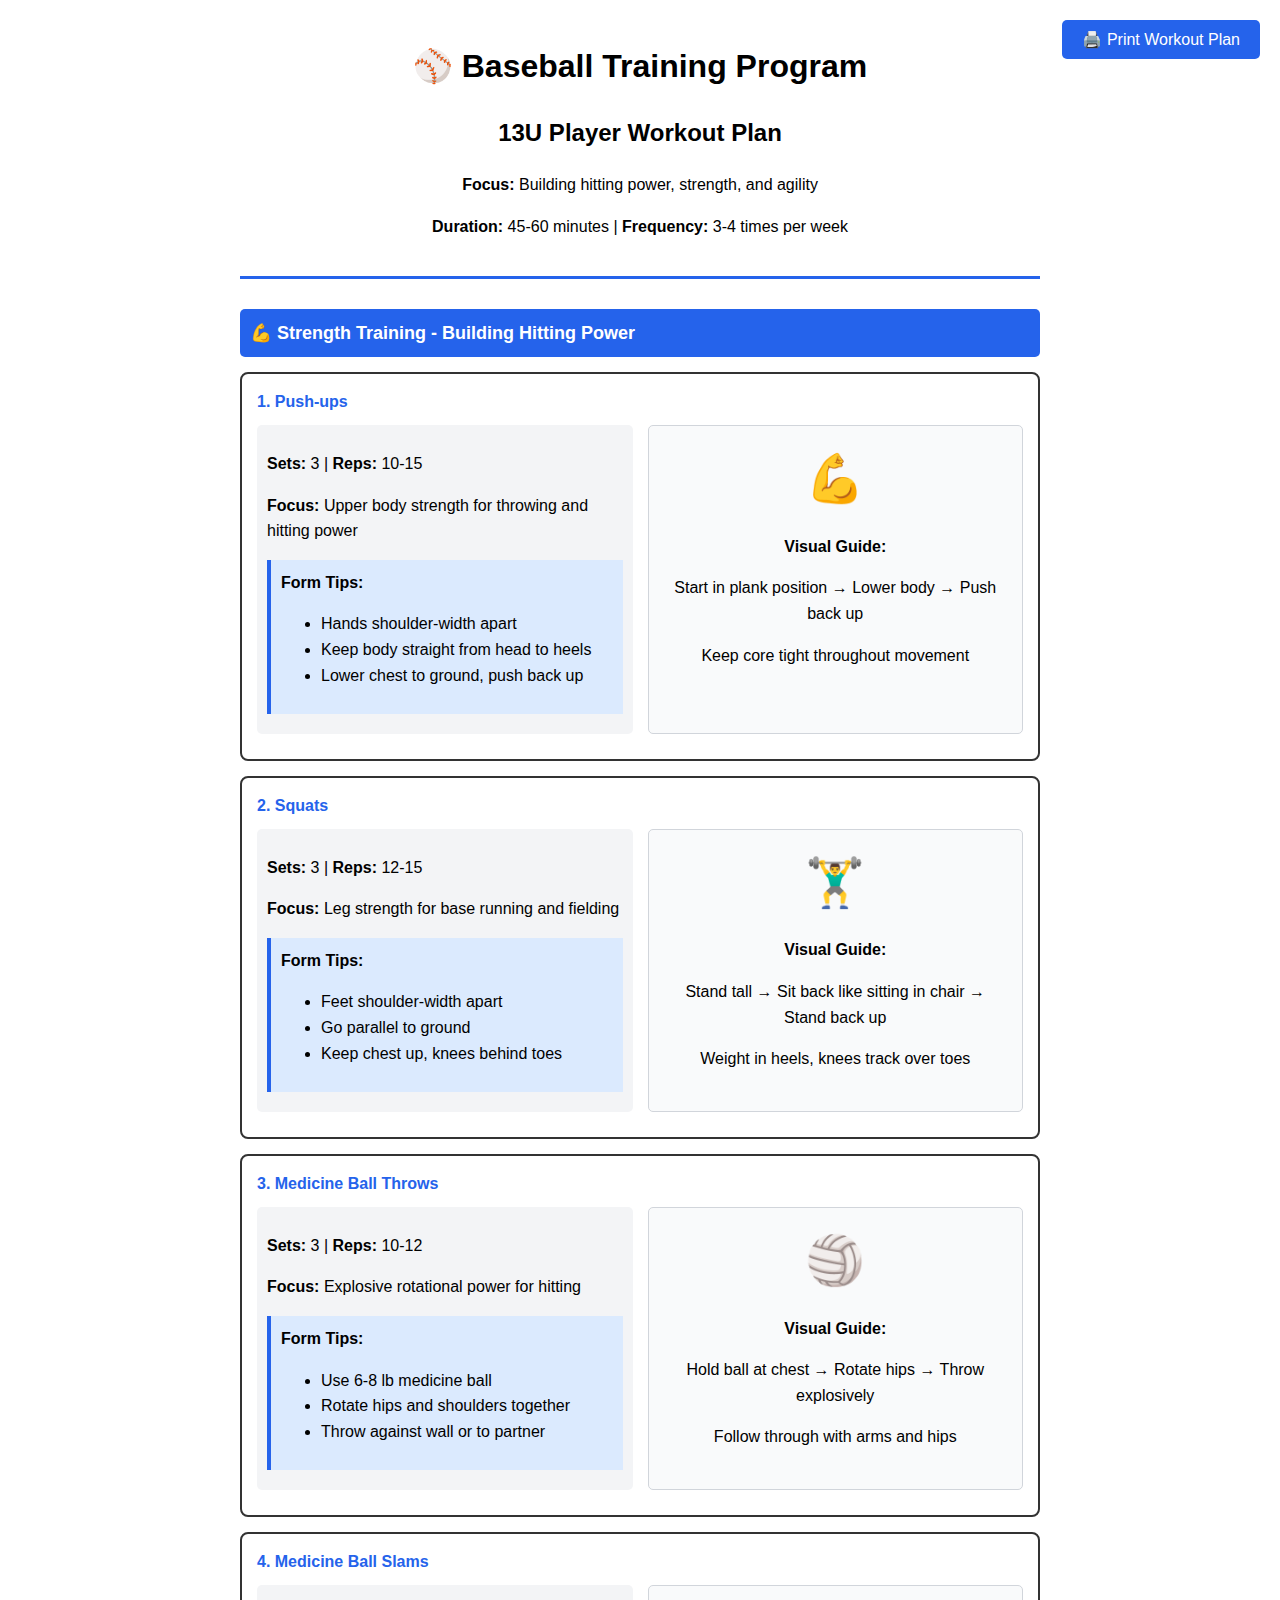
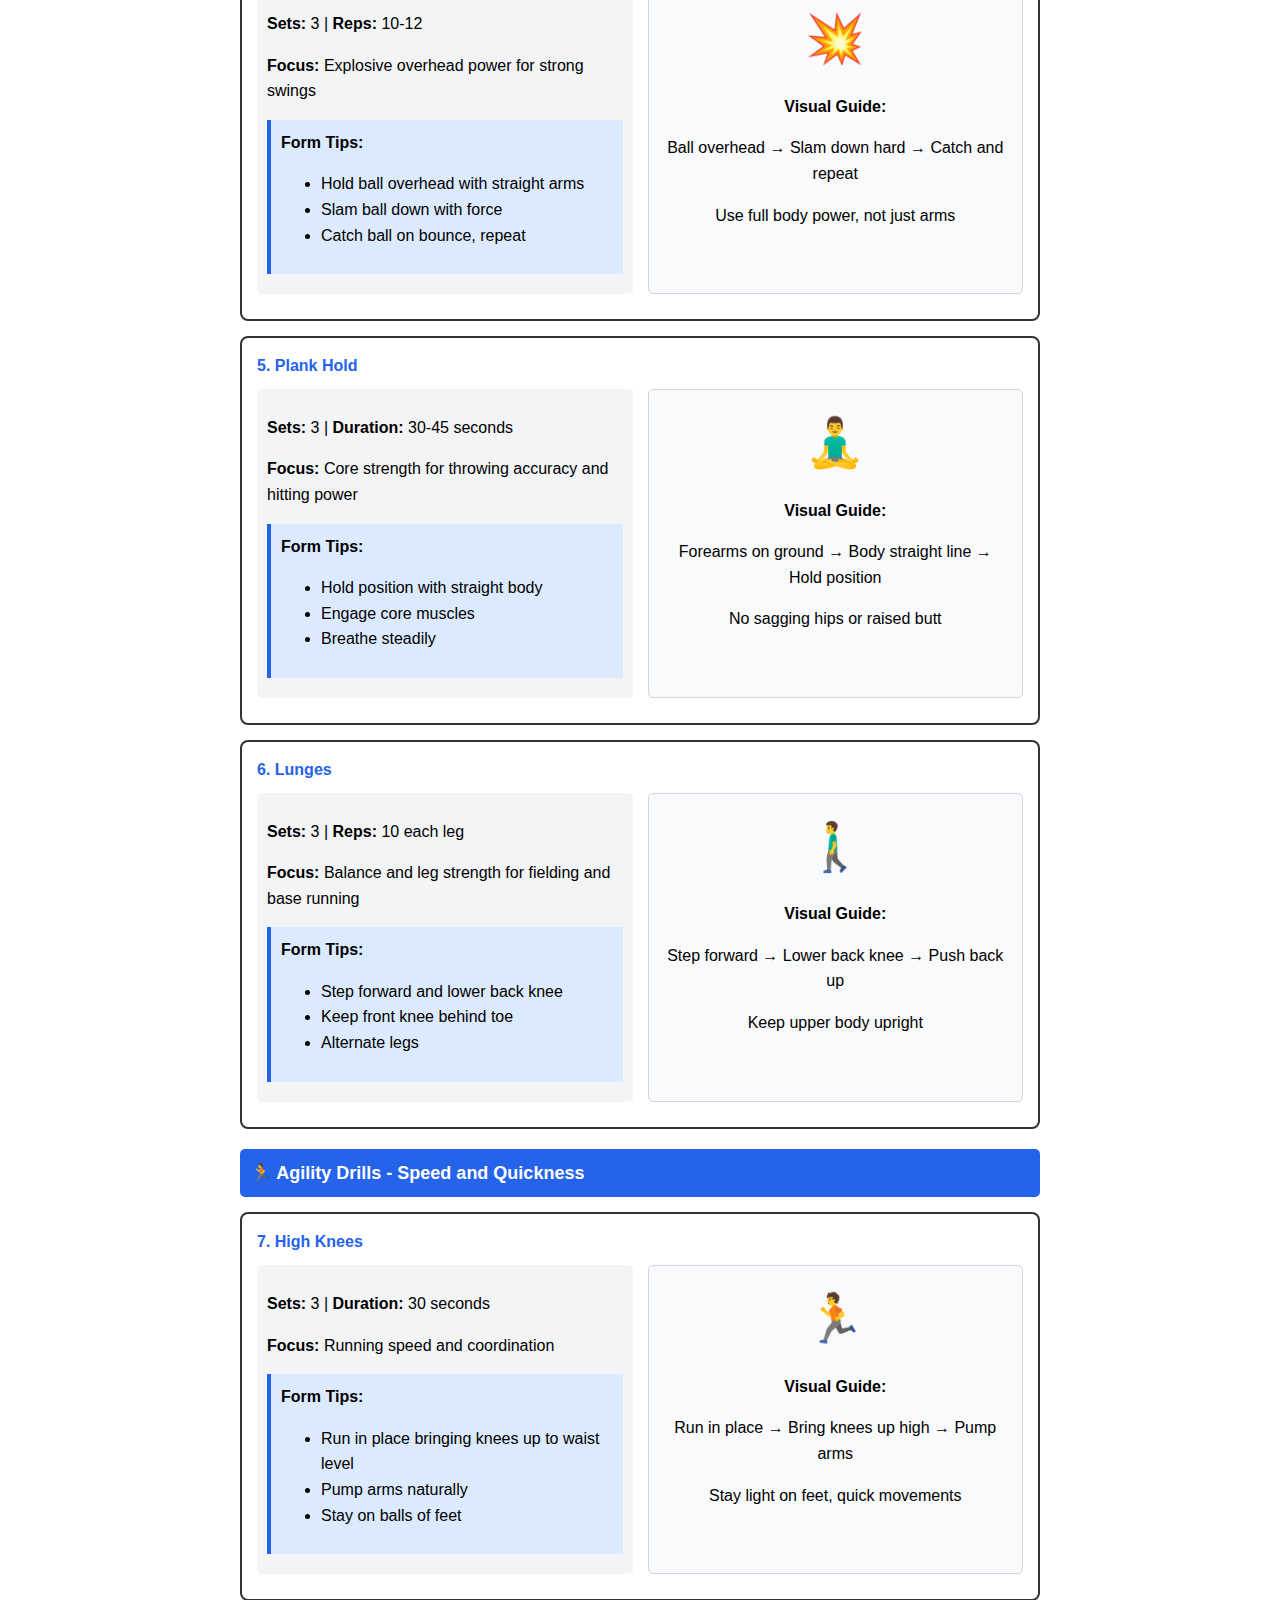
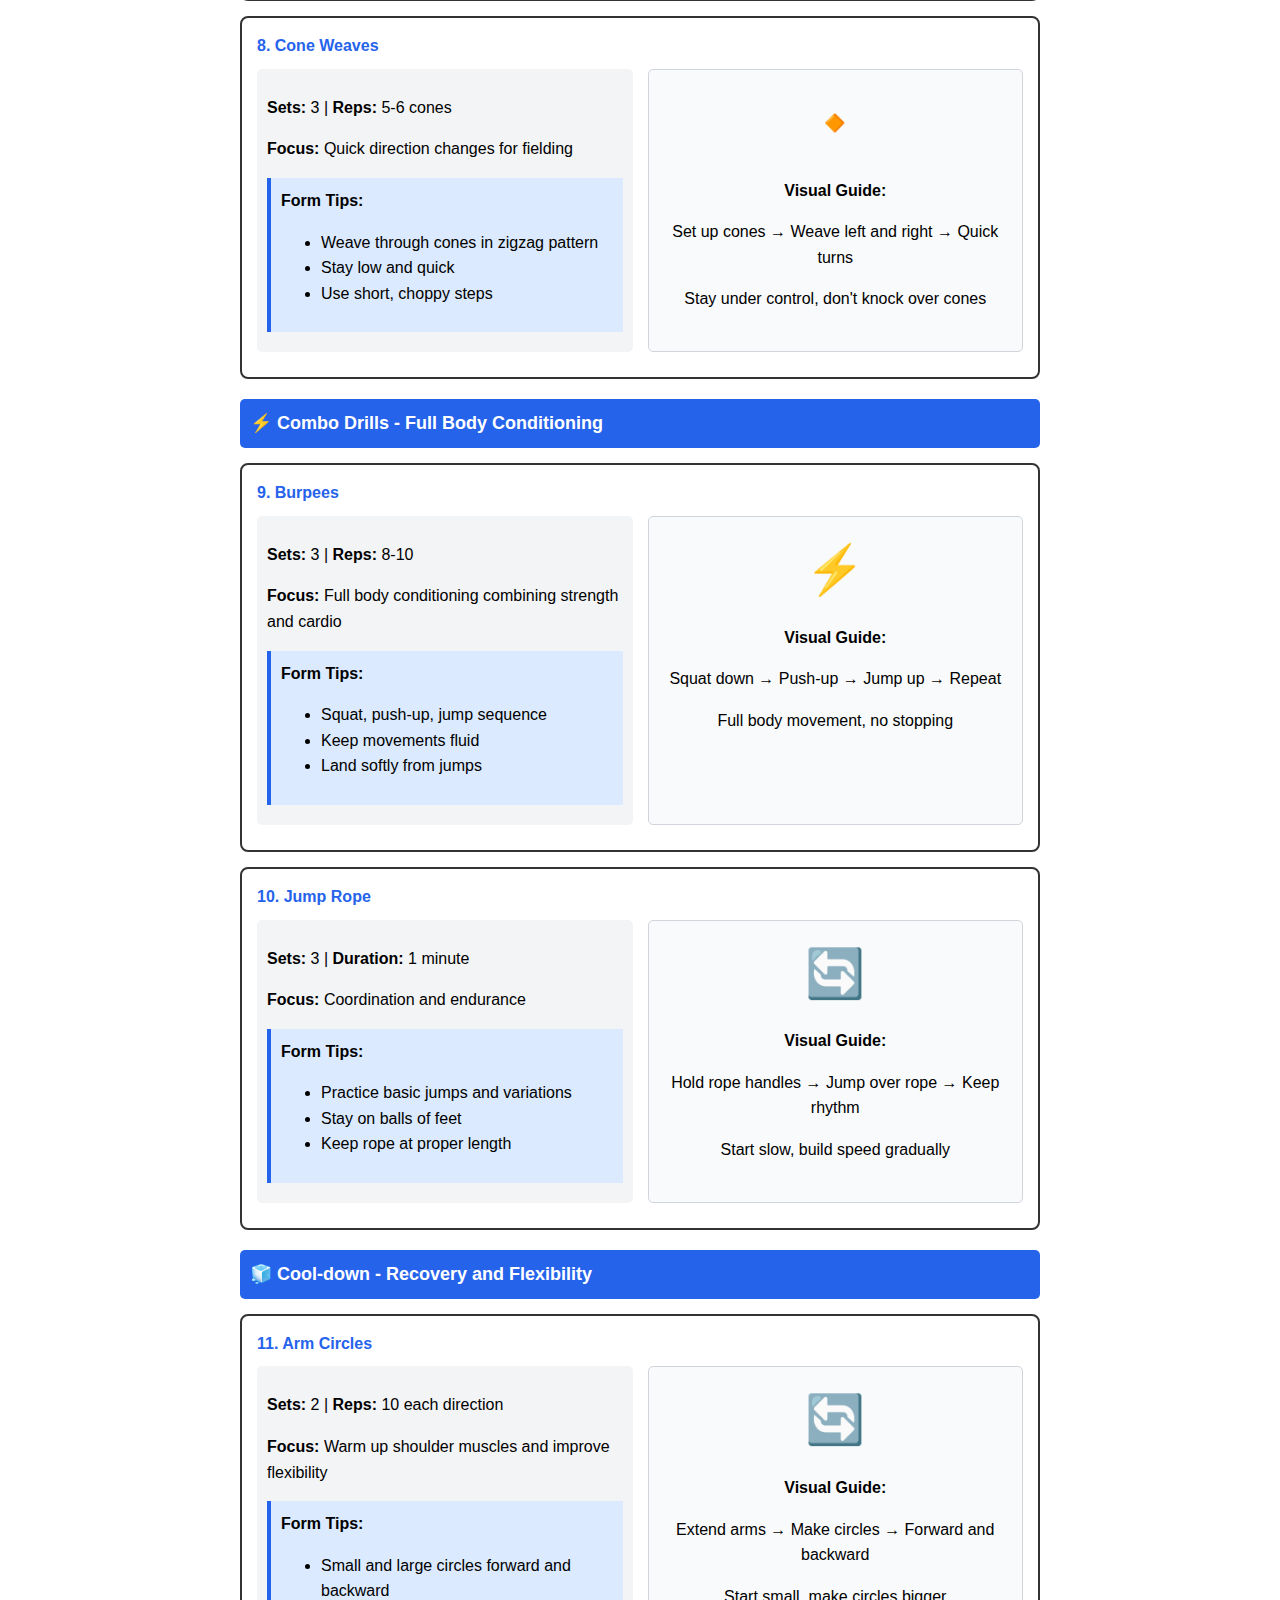
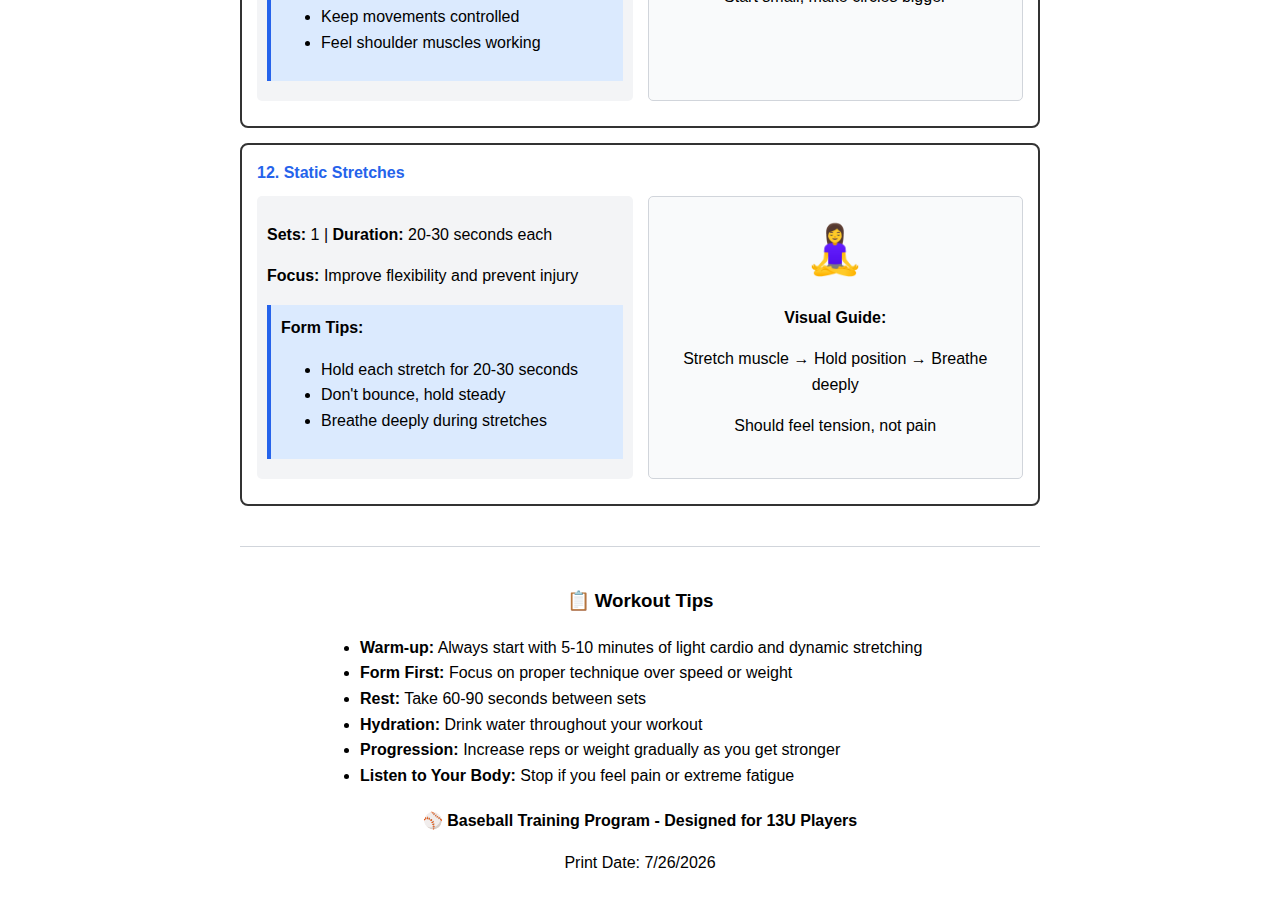
<file: print-plan.html>
<!DOCTYPE html>
<html lang="en">
<head>
    <meta charset="UTF-8">
    <meta name="viewport" content="width=device-width, initial-scale=1.0">
    <title>Baseball Training Program - Printable Workout Plan</title>
    <style>
        body {
            font-family: Arial, sans-serif;
            max-width: 800px;
            margin: 0 auto;
            padding: 20px;
            line-height: 1.6;
        }
        
        .print-button {
            position: fixed;
            top: 20px;
            right: 20px;
            background: #2563eb;
            color: white;
            padding: 10px 20px;
            border: none;
            border-radius: 5px;
            cursor: pointer;
            font-size: 16px;
        }
        
        .header {
            text-align: center;
            border-bottom: 3px solid #2563eb;
            padding-bottom: 20px;
            margin-bottom: 30px;
        }
        
        .exercise-card {
            border: 2px solid #333;
            margin: 15px 0;
            padding: 15px;
            border-radius: 8px;
        }
        
        .category-title {
            background: #2563eb;
            color: white;
            padding: 10px;
            font-size: 18px;
            font-weight: bold;
            margin: 20px 0 15px 0;
            border-radius: 5px;
        }
        
        .exercise-title {
            font-size: 16px;
            font-weight: bold;
            color: #2563eb;
            margin-bottom: 8px;
        }
        
        .exercise-details {
            display: grid;
            grid-template-columns: 1fr 1fr;
            gap: 15px;
            margin: 10px 0;
        }
        
        .exercise-info {
            background: #f3f4f6;
            padding: 10px;
            border-radius: 5px;
        }
        
        .visual-guide {
            text-align: center;
            background: #f9fafb;
            padding: 15px;
            border: 1px solid #d1d5db;
            border-radius: 5px;
        }
        
        .emoji-large {
            font-size: 48px;
            margin-bottom: 10px;
        }
        
        .tips {
            background: #dbeafe;
            padding: 10px;
            border-left: 4px solid #2563eb;
            margin: 10px 0;
        }
        
        @media print {
            .print-button {
                display: none;
            }
            
            body {
                background: white;
                color: black;
            }
            
            .exercise-card {
                page-break-inside: avoid;
            }
        }
    </style>
</head>
<body>
    <button class="print-button" onclick="window.print()">🖨️ Print Workout Plan</button>
    
    <div class="header">
        <h1>⚾ Baseball Training Program</h1>
        <h2>13U Player Workout Plan</h2>
        <p><strong>Focus:</strong> Building hitting power, strength, and agility</p>
        <p><strong>Duration:</strong> 45-60 minutes | <strong>Frequency:</strong> 3-4 times per week</p>
    </div>

    <div class="category-title">💪 Strength Training - Building Hitting Power</div>
    
    <div class="exercise-card">
        <div class="exercise-title">1. Push-ups</div>
        <div class="exercise-details">
            <div class="exercise-info">
                <p><strong>Sets:</strong> 3 | <strong>Reps:</strong> 10-15</p>
                <p><strong>Focus:</strong> Upper body strength for throwing and hitting power</p>
                <div class="tips">
                    <strong>Form Tips:</strong>
                    <ul>
                        <li>Hands shoulder-width apart</li>
                        <li>Keep body straight from head to heels</li>
                        <li>Lower chest to ground, push back up</li>
                    </ul>
                </div>
            </div>
            <div class="visual-guide">
                <div class="emoji-large">💪</div>
                <p><strong>Visual Guide:</strong></p>
                <p>Start in plank position → Lower body → Push back up</p>
                <p>Keep core tight throughout movement</p>
            </div>
        </div>
    </div>

    <div class="exercise-card">
        <div class="exercise-title">2. Squats</div>
        <div class="exercise-details">
            <div class="exercise-info">
                <p><strong>Sets:</strong> 3 | <strong>Reps:</strong> 12-15</p>
                <p><strong>Focus:</strong> Leg strength for base running and fielding</p>
                <div class="tips">
                    <strong>Form Tips:</strong>
                    <ul>
                        <li>Feet shoulder-width apart</li>
                        <li>Go parallel to ground</li>
                        <li>Keep chest up, knees behind toes</li>
                    </ul>
                </div>
            </div>
            <div class="visual-guide">
                <div class="emoji-large">🏋️‍♂️</div>
                <p><strong>Visual Guide:</strong></p>
                <p>Stand tall → Sit back like sitting in chair → Stand back up</p>
                <p>Weight in heels, knees track over toes</p>
            </div>
        </div>
    </div>

    <div class="exercise-card">
        <div class="exercise-title">3. Medicine Ball Throws</div>
        <div class="exercise-details">
            <div class="exercise-info">
                <p><strong>Sets:</strong> 3 | <strong>Reps:</strong> 10-12</p>
                <p><strong>Focus:</strong> Explosive rotational power for hitting</p>
                <div class="tips">
                    <strong>Form Tips:</strong>
                    <ul>
                        <li>Use 6-8 lb medicine ball</li>
                        <li>Rotate hips and shoulders together</li>
                        <li>Throw against wall or to partner</li>
                    </ul>
                </div>
            </div>
            <div class="visual-guide">
                <div class="emoji-large">🏐</div>
                <p><strong>Visual Guide:</strong></p>
                <p>Hold ball at chest → Rotate hips → Throw explosively</p>
                <p>Follow through with arms and hips</p>
            </div>
        </div>
    </div>

    <div class="exercise-card">
        <div class="exercise-title">4. Medicine Ball Slams</div>
        <div class="exercise-details">
            <div class="exercise-info">
                <p><strong>Sets:</strong> 3 | <strong>Reps:</strong> 10-12</p>
                <p><strong>Focus:</strong> Explosive overhead power for strong swings</p>
                <div class="tips">
                    <strong>Form Tips:</strong>
                    <ul>
                        <li>Hold ball overhead with straight arms</li>
                        <li>Slam ball down with force</li>
                        <li>Catch ball on bounce, repeat</li>
                    </ul>
                </div>
            </div>
            <div class="visual-guide">
                <div class="emoji-large">💥</div>
                <p><strong>Visual Guide:</strong></p>
                <p>Ball overhead → Slam down hard → Catch and repeat</p>
                <p>Use full body power, not just arms</p>
            </div>
        </div>
    </div>

    <div class="exercise-card">
        <div class="exercise-title">5. Plank Hold</div>
        <div class="exercise-details">
            <div class="exercise-info">
                <p><strong>Sets:</strong> 3 | <strong>Duration:</strong> 30-45 seconds</p>
                <p><strong>Focus:</strong> Core strength for throwing accuracy and hitting power</p>
                <div class="tips">
                    <strong>Form Tips:</strong>
                    <ul>
                        <li>Hold position with straight body</li>
                        <li>Engage core muscles</li>
                        <li>Breathe steadily</li>
                    </ul>
                </div>
            </div>
            <div class="visual-guide">
                <div class="emoji-large">🧘‍♂️</div>
                <p><strong>Visual Guide:</strong></p>
                <p>Forearms on ground → Body straight line → Hold position</p>
                <p>No sagging hips or raised butt</p>
            </div>
        </div>
    </div>

    <div class="exercise-card">
        <div class="exercise-title">6. Lunges</div>
        <div class="exercise-details">
            <div class="exercise-info">
                <p><strong>Sets:</strong> 3 | <strong>Reps:</strong> 10 each leg</p>
                <p><strong>Focus:</strong> Balance and leg strength for fielding and base running</p>
                <div class="tips">
                    <strong>Form Tips:</strong>
                    <ul>
                        <li>Step forward and lower back knee</li>
                        <li>Keep front knee behind toe</li>
                        <li>Alternate legs</li>
                    </ul>
                </div>
            </div>
            <div class="visual-guide">
                <div class="emoji-large">🚶‍♂️</div>
                <p><strong>Visual Guide:</strong></p>
                <p>Step forward → Lower back knee → Push back up</p>
                <p>Keep upper body upright</p>
            </div>
        </div>
    </div>

    <div class="category-title">🏃 Agility Drills - Speed and Quickness</div>
    
    <div class="exercise-card">
        <div class="exercise-title">7. High Knees</div>
        <div class="exercise-details">
            <div class="exercise-info">
                <p><strong>Sets:</strong> 3 | <strong>Duration:</strong> 30 seconds</p>
                <p><strong>Focus:</strong> Running speed and coordination</p>
                <div class="tips">
                    <strong>Form Tips:</strong>
                    <ul>
                        <li>Run in place bringing knees up to waist level</li>
                        <li>Pump arms naturally</li>
                        <li>Stay on balls of feet</li>
                    </ul>
                </div>
            </div>
            <div class="visual-guide">
                <div class="emoji-large">🏃</div>
                <p><strong>Visual Guide:</strong></p>
                <p>Run in place → Bring knees up high → Pump arms</p>
                <p>Stay light on feet, quick movements</p>
            </div>
        </div>
    </div>

    <div class="exercise-card">
        <div class="exercise-title">8. Cone Weaves</div>
        <div class="exercise-details">
            <div class="exercise-info">
                <p><strong>Sets:</strong> 3 | <strong>Reps:</strong> 5-6 cones</p>
                <p><strong>Focus:</strong> Quick direction changes for fielding</p>
                <div class="tips">
                    <strong>Form Tips:</strong>
                    <ul>
                        <li>Weave through cones in zigzag pattern</li>
                        <li>Stay low and quick</li>
                        <li>Use short, choppy steps</li>
                    </ul>
                </div>
            </div>
            <div class="visual-guide">
                <div class="emoji-large">🔸</div>
                <p><strong>Visual Guide:</strong></p>
                <p>Set up cones → Weave left and right → Quick turns</p>
                <p>Stay under control, don't knock over cones</p>
            </div>
        </div>
    </div>

    <div class="category-title">⚡ Combo Drills - Full Body Conditioning</div>
    
    <div class="exercise-card">
        <div class="exercise-title">9. Burpees</div>
        <div class="exercise-details">
            <div class="exercise-info">
                <p><strong>Sets:</strong> 3 | <strong>Reps:</strong> 8-10</p>
                <p><strong>Focus:</strong> Full body conditioning combining strength and cardio</p>
                <div class="tips">
                    <strong>Form Tips:</strong>
                    <ul>
                        <li>Squat, push-up, jump sequence</li>
                        <li>Keep movements fluid</li>
                        <li>Land softly from jumps</li>
                    </ul>
                </div>
            </div>
            <div class="visual-guide">
                <div class="emoji-large">⚡</div>
                <p><strong>Visual Guide:</strong></p>
                <p>Squat down → Push-up → Jump up → Repeat</p>
                <p>Full body movement, no stopping</p>
            </div>
        </div>
    </div>

    <div class="exercise-card">
        <div class="exercise-title">10. Jump Rope</div>
        <div class="exercise-details">
            <div class="exercise-info">
                <p><strong>Sets:</strong> 3 | <strong>Duration:</strong> 1 minute</p>
                <p><strong>Focus:</strong> Coordination and endurance</p>
                <div class="tips">
                    <strong>Form Tips:</strong>
                    <ul>
                        <li>Practice basic jumps and variations</li>
                        <li>Stay on balls of feet</li>
                        <li>Keep rope at proper length</li>
                    </ul>
                </div>
            </div>
            <div class="visual-guide">
                <div class="emoji-large">🔄</div>
                <p><strong>Visual Guide:</strong></p>
                <p>Hold rope handles → Jump over rope → Keep rhythm</p>
                <p>Start slow, build speed gradually</p>
            </div>
        </div>
    </div>

    <div class="category-title">🧊 Cool-down - Recovery and Flexibility</div>
    
    <div class="exercise-card">
        <div class="exercise-title">11. Arm Circles</div>
        <div class="exercise-details">
            <div class="exercise-info">
                <p><strong>Sets:</strong> 2 | <strong>Reps:</strong> 10 each direction</p>
                <p><strong>Focus:</strong> Warm up shoulder muscles and improve flexibility</p>
                <div class="tips">
                    <strong>Form Tips:</strong>
                    <ul>
                        <li>Small and large circles forward and backward</li>
                        <li>Keep movements controlled</li>
                        <li>Feel shoulder muscles working</li>
                    </ul>
                </div>
            </div>
            <div class="visual-guide">
                <div class="emoji-large">🔄</div>
                <p><strong>Visual Guide:</strong></p>
                <p>Extend arms → Make circles → Forward and backward</p>
                <p>Start small, make circles bigger</p>
            </div>
        </div>
    </div>

    <div class="exercise-card">
        <div class="exercise-title">12. Static Stretches</div>
        <div class="exercise-details">
            <div class="exercise-info">
                <p><strong>Sets:</strong> 1 | <strong>Duration:</strong> 20-30 seconds each</p>
                <p><strong>Focus:</strong> Improve flexibility and prevent injury</p>
                <div class="tips">
                    <strong>Form Tips:</strong>
                    <ul>
                        <li>Hold each stretch for 20-30 seconds</li>
                        <li>Don't bounce, hold steady</li>
                        <li>Breathe deeply during stretches</li>
                    </ul>
                </div>
            </div>
            <div class="visual-guide">
                <div class="emoji-large">🧘‍♀️</div>
                <p><strong>Visual Guide:</strong></p>
                <p>Stretch muscle → Hold position → Breathe deeply</p>
                <p>Should feel tension, not pain</p>
            </div>
        </div>
    </div>

    <div style="margin-top: 40px; text-align: center; border-top: 1px solid #d1d5db; padding-top: 20px;">
        <h3>📋 Workout Tips</h3>
        <ul style="text-align: left; max-width: 600px; margin: 0 auto;">
            <li><strong>Warm-up:</strong> Always start with 5-10 minutes of light cardio and dynamic stretching</li>
            <li><strong>Form First:</strong> Focus on proper technique over speed or weight</li>
            <li><strong>Rest:</strong> Take 60-90 seconds between sets</li>
            <li><strong>Hydration:</strong> Drink water throughout your workout</li>
            <li><strong>Progression:</strong> Increase reps or weight gradually as you get stronger</li>
            <li><strong>Listen to Your Body:</strong> Stop if you feel pain or extreme fatigue</li>
        </ul>
        
        <p style="margin-top: 20px;"><strong>⚾ Baseball Training Program - Designed for 13U Players</strong></p>
        <p>Print Date: <span id="print-date"></span></p>
    </div>

    <script>
        document.getElementById('print-date').textContent = new Date().toLocaleDateString();
    </script>
</body>
</html>
</file>
